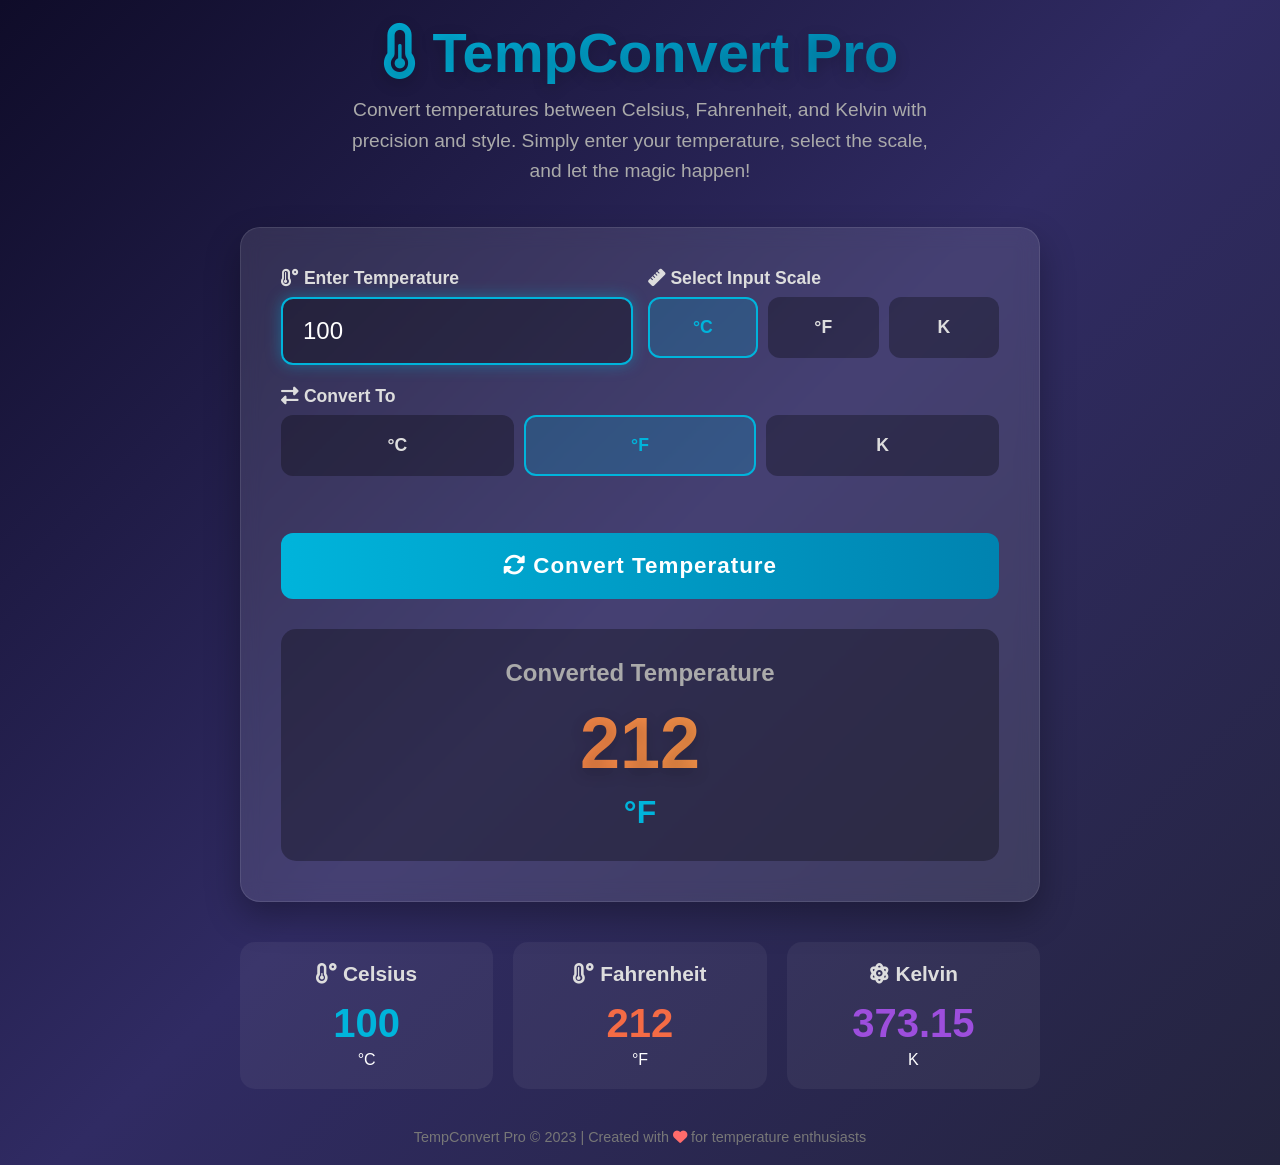
<file: Temperature/index.html>
<!DOCTYPE html>
<html lang="en">

<head>
    <meta charset="UTF-8">
    <meta name="viewport" content="width=device-width, initial-scale=1.0">
    <title>TempConvert Pro | Temperature Converter</title>
    <link rel="stylesheet" href="https://cdnjs.cloudflare.com/ajax/libs/font-awesome/6.4.0/css/all.min.css">
    <style>
        * {
            margin: 0;
            padding: 0;
            box-sizing: border-box;
            font-family: 'Segoe UI', Tahoma, Geneva, Verdana, sans-serif;
        }
        
        body {
            background: linear-gradient(135deg, #0f0c29, #302b63, #24243e);
            color: #fff;
            min-height: 100vh;
            display: flex;
            flex-direction: column;
            align-items: center;
            justify-content: center;
            padding: 20px;
        }
        
        .container {
            width: 100%;
            max-width: 800px;
            margin: 0 auto;
        }
        
        header {
            text-align: center;
            margin-bottom: 40px;
        }
        
        header h1 {
            font-size: 3.5rem;
            background: linear-gradient(to right, #00b4db, #0083b0);
            -webkit-background-clip: text;
            background-clip: text;
            color: transparent;
            margin-bottom: 10px;
            text-shadow: 0 5px 15px rgba(0, 0, 0, 0.2);
        }
        
        header p {
            font-size: 1.2rem;
            color: #aaa;
            max-width: 600px;
            margin: 0 auto;
            line-height: 1.6;
        }
        
        .converter-card {
            background: rgba(255, 255, 255, 0.1);
            backdrop-filter: blur(10px);
            border-radius: 20px;
            padding: 40px;
            box-shadow: 0 15px 35px rgba(0, 0, 0, 0.3);
            border: 1px solid rgba(255, 255, 255, 0.1);
            margin-bottom: 30px;
        }
        
        .input-section {
            display: flex;
            flex-direction: column;
            margin-bottom: 30px;
        }
        
        .input-group {
            display: flex;
            flex-wrap: wrap;
            gap: 15px;
            margin-bottom: 20px;
        }
        
        .temp-input {
            flex: 1;
            min-width: 250px;
        }
        
        .temp-input label,
        .scale-selector label {
            display: block;
            margin-bottom: 8px;
            font-weight: 600;
            color: #ddd;
            font-size: 1.1rem;
        }
        
        .temp-input input {
            width: 100%;
            padding: 18px 20px;
            border-radius: 12px;
            border: 2px solid rgba(255, 255, 255, 0.2);
            background: rgba(0, 0, 0, 0.3);
            color: white;
            font-size: 1.5rem;
            transition: all 0.3s ease;
        }
        
        .temp-input input:focus {
            outline: none;
            border-color: #00b4db;
            box-shadow: 0 0 15px rgba(0, 180, 219, 0.4);
        }
        
        .scale-selector {
            flex: 1;
            min-width: 250px;
        }
        
        .scale-options {
            display: flex;
            gap: 10px;
            flex-wrap: wrap;
        }
        
        .scale-option {
            flex: 1;
            min-width: 80px;
        }
        
        .scale-option input {
            display: none;
        }
        
        .scale-option label {
            display: block;
            padding: 18px 10px;
            background: rgba(0, 0, 0, 0.3);
            border-radius: 12px;
            text-align: center;
            cursor: pointer;
            transition: all 0.3s ease;
            border: 2px solid transparent;
            font-weight: 600;
            font-size: 1.1rem;
        }
        
        .scale-option input:checked+label {
            border-color: #00b4db;
            background: rgba(0, 180, 219, 0.2);
            color: #00b4db;
        }
        
        .convert-btn {
            width: 100%;
            padding: 20px;
            background: linear-gradient(to right, #00b4db, #0083b0);
            border: none;
            border-radius: 12px;
            color: white;
            font-size: 1.4rem;
            font-weight: 700;
            cursor: pointer;
            transition: all 0.3s ease;
            letter-spacing: 1px;
            margin-top: 10px;
        }
        
        .convert-btn:hover {
            transform: translateY(-3px);
            box-shadow: 0 10px 20px rgba(0, 180, 219, 0.4);
        }
        
        .convert-btn:active {
            transform: translateY(0);
        }
        
        .result-section {
            text-align: center;
            padding: 30px;
            background: rgba(0, 0, 0, 0.3);
            border-radius: 15px;
            margin-top: 30px;
            transition: all 0.5s ease;
        }
        
        .result-section h3 {
            font-size: 1.5rem;
            margin-bottom: 15px;
            color: #aaa;
        }
        
        .result-value {
            font-size: 4.5rem;
            font-weight: 800;
            background: linear-gradient(to right, #f46b45, #eea849);
            -webkit-background-clip: text;
            background-clip: text;
            color: transparent;
            text-shadow: 0 5px 15px rgba(0, 0, 0, 0.2);
            margin-bottom: 10px;
            transition: all 0.5s ease;
        }
        
        .result-unit {
            font-size: 2rem;
            color: #00b4db;
            font-weight: 700;
        }
        
        .error-message {
            color: #ff6b6b;
            text-align: center;
            margin-top: 15px;
            font-weight: 600;
            min-height: 24px;
            opacity: 0;
            transition: opacity 0.3s ease;
        }
        
        .error-message.show {
            opacity: 1;
        }
        
        .comparison {
            display: flex;
            justify-content: space-around;
            flex-wrap: wrap;
            gap: 20px;
            margin-top: 40px;
        }
        
        .temp-scale {
            flex: 1;
            min-width: 200px;
            background: rgba(255, 255, 255, 0.05);
            border-radius: 15px;
            padding: 20px;
            text-align: center;
            transition: transform 0.3s ease;
        }
        
        .temp-scale:hover {
            transform: translateY(-10px);
            background: rgba(255, 255, 255, 0.1);
        }
        
        .temp-scale h4 {
            font-size: 1.3rem;
            margin-bottom: 15px;
            color: #ddd;
        }
        
        .temp-scale .value {
            font-size: 2.5rem;
            font-weight: 700;
            margin-bottom: 5px;
        }
        
        .temp-scale.celsius .value {
            color: #00b4db;
        }
        
        .temp-scale.fahrenheit .value {
            color: #f46b45;
        }
        
        .temp-scale.kelvin .value {
            color: #9d4edd;
        }
        
        footer {
            text-align: center;
            margin-top: 40px;
            color: #777;
            font-size: 0.9rem;
        }
        
        @media (max-width: 768px) {
            .converter-card {
                padding: 25px;
            }
            header h1 {
                font-size: 2.5rem;
            }
            .result-value {
                font-size: 3.5rem;
            }
            .temp-input input {
                font-size: 1.3rem;
                padding: 15px;
            }
        }
        
        @media (max-width: 480px) {
            .scale-options {
                flex-direction: column;
            }
            .result-value {
                font-size: 2.8rem;
            }
        }
        
        .pulse {
            animation: pulse 0.5s ease-in-out;
        }
        
        @keyframes pulse {
            0% {
                transform: scale(1);
            }
            50% {
                transform: scale(1.05);
            }
            100% {
                transform: scale(1);
            }
        }
    </style>
</head>

<body>
    <div class="container">
        <header>
            <h1><i class="fas fa-thermometer-half"></i> TempConvert Pro</h1>
            <p>Convert temperatures between Celsius, Fahrenheit, and Kelvin with precision and style. Simply enter your temperature, select the scale, and let the magic happen!</p>
        </header>

        <main class="converter-card">
            <div class="input-section">
                <div class="input-group">
                    <div class="temp-input">
                        <label for="temperature-input"><i class="fas fa-temperature-high"></i> Enter Temperature</label>
                        <input type="text" id="temperature-input" placeholder="e.g., 100" autofocus>
                    </div>

                    <div class="scale-selector">
                        <label><i class="fas fa-ruler"></i> Select Input Scale</label>
                        <div class="scale-options">
                            <div class="scale-option">
                                <input type="radio" id="celsius-input" name="input-scale" value="celsius" checked>
                                <label for="celsius-input">°C</label>
                            </div>
                            <div class="scale-option">
                                <input type="radio" id="fahrenheit-input" name="input-scale" value="fahrenheit">
                                <label for="fahrenheit-input">°F</label>
                            </div>
                            <div class="scale-option">
                                <input type="radio" id="kelvin-input" name="input-scale" value="kelvin">
                                <label for="kelvin-input">K</label>
                            </div>
                        </div>
                    </div>
                </div>

                <div class="scale-selector">
                    <label><i class="fas fa-exchange-alt"></i> Convert To</label>
                    <div class="scale-options">
                        <div class="scale-option">
                            <input type="radio" id="celsius-output" name="output-scale" value="celsius">
                            <label for="celsius-output">°C</label>
                        </div>
                        <div class="scale-option">
                            <input type="radio" id="fahrenheit-output" name="output-scale" value="fahrenheit" checked>
                            <label for="fahrenheit-output">°F</label>
                        </div>
                        <div class="scale-option">
                            <input type="radio" id="kelvin-output" name="output-scale" value="kelvin">
                            <label for="kelvin-output">K</label>
                        </div>
                    </div>
                </div>

                <div class="error-message" id="error-message"></div>

                <button class="convert-btn" id="convert-btn">
                    <i class="fas fa-sync-alt"></i> Convert Temperature
                </button>
            </div>

            <div class="result-section" id="result-section" style="display: none;">
                <h3>Converted Temperature</h3>
                <div class="result-value" id="result-value">0</div>
                <div class="result-unit" id="result-unit">°F</div>
            </div>
        </main>

        <div class="comparison" id="comparison" style="display: none;">
            <div class="temp-scale celsius">
                <h4><i class="fas fa-temperature-low"></i> Celsius</h4>
                <div class="value" id="celsius-value">0</div>
                <div class="unit">°C</div>
            </div>
            <div class="temp-scale fahrenheit">
                <h4><i class="fas fa-temperature-high"></i> Fahrenheit</h4>
                <div class="value" id="fahrenheit-value">32</div>
                <div class="unit">°F</div>
            </div>
            <div class="temp-scale kelvin">
                <h4><i class="fas fa-atom"></i> Kelvin</h4>
                <div class="value" id="kelvin-value">273.15</div>
                <div class="unit">K</div>
            </div>
        </div>

        <footer>
            <p>TempConvert Pro &copy; 2023 | Created with <i class="fas fa-heart" style="color: #ff6b6b;"></i> for temperature enthusiasts</p>
        </footer>
    </div>

    <script>
        // Get DOM elements
        const temperatureInput = document.getElementById('temperature-input');
        const convertBtn = document.getElementById('convert-btn');
        const resultSection = document.getElementById('result-section');
        const resultValue = document.getElementById('result-value');
        const resultUnit = document.getElementById('result-unit');
        const errorMessage = document.getElementById('error-message');
        const comparison = document.getElementById('comparison');
        const celsiusValue = document.getElementById('celsius-value');
        const fahrenheitValue = document.getElementById('fahrenheit-value');
        const kelvinValue = document.getElementById('kelvin-value');

        // Temperature conversion formulas
        const conversionFormulas = {
            celsius: {
                fahrenheit: (c) => (c * 9 / 5) + 32,
                kelvin: (c) => c + 273.15,
                celsius: (c) => c
            },
            fahrenheit: {
                celsius: (f) => (f - 32) * 5 / 9,
                kelvin: (f) => ((f - 32) * 5 / 9) + 273.15,
                fahrenheit: (f) => f
            },
            kelvin: {
                celsius: (k) => k - 273.15,
                fahrenheit: (k) => ((k - 273.15) * 9 / 5) + 32,
                kelvin: (k) => k
            }
        };

        // Unit display symbols
        const unitSymbols = {
            celsius: "°C",
            fahrenheit: "°F",
            kelvin: "K"
        };

        // Input validation
        function validateInput(value) {
            // Check if input is empty
            if (value.trim() === "") {
                return {
                    isValid: false,
                    message: "Please enter a temperature value"
                };
            }

            // Check if input is a valid number
            if (isNaN(value) || value === "") {
                return {
                    isValid: false,
                    message: "Please enter a valid number"
                };
            }

            // Check if input is within reasonable temperature range for Kelvin
            const inputScale = document.querySelector('input[name="input-scale"]:checked').value;
            if (inputScale === "kelvin" && parseFloat(value) < 0) {
                return {
                    isValid: false,
                    message: "Kelvin cannot be less than 0"
                };
            }

            return {
                isValid: true,
                message: ""
            };
        }

        // Convert temperature function
        function convertTemperature() {
            // Get input value and scales
            const inputTemp = temperatureInput.value;
            const inputScale = document.querySelector('input[name="input-scale"]:checked').value;
            const outputScale = document.querySelector('input[name="output-scale"]:checked').value;

            // Validate input
            const validation = validateInput(inputTemp);
            if (!validation.isValid) {
                errorMessage.textContent = validation.message;
                errorMessage.classList.add('show');
                resultSection.style.display = 'none';
                comparison.style.display = 'none';
                return;
            }

            // Clear error message
            errorMessage.classList.remove('show');

            // Convert to number
            const temp = parseFloat(inputTemp);

            // Perform conversion
            let convertedTemp;
            if (inputScale === outputScale) {
                convertedTemp = temp;
            } else {
                convertedTemp = conversionFormulas[inputScale][outputScale](temp);
            }

            // Round to 2 decimal places
            convertedTemp = Math.round(convertedTemp * 100) / 100;

            // Update result display
            resultValue.textContent = convertedTemp;
            resultUnit.textContent = unitSymbols[outputScale];

            // Show result with animation
            resultSection.style.display = 'block';
            resultValue.classList.add('pulse');
            setTimeout(() => {
                resultValue.classList.remove('pulse');
            }, 500);

            // Calculate all temperatures for comparison
            let celsius, fahrenheit, kelvin;

            // Convert from input scale to all scales
            if (inputScale === 'celsius') {
                celsius = temp;
                fahrenheit = conversionFormulas.celsius.fahrenheit(temp);
                kelvin = conversionFormulas.celsius.kelvin(temp);
            } else if (inputScale === 'fahrenheit') {
                celsius = conversionFormulas.fahrenheit.celsius(temp);
                fahrenheit = temp;
                kelvin = conversionFormulas.fahrenheit.kelvin(temp);
            } else { // kelvin
                celsius = conversionFormulas.kelvin.celsius(temp);
                fahrenheit = conversionFormulas.kelvin.fahrenheit(temp);
                kelvin = temp;
            }

            // Update comparison section
            celsiusValue.textContent = Math.round(celsius * 100) / 100;
            fahrenheitValue.textContent = Math.round(fahrenheit * 100) / 100;
            kelvinValue.textContent = Math.round(kelvin * 100) / 100;

            // Show comparison with animation
            comparison.style.display = 'flex';
            const scales = document.querySelectorAll('.temp-scale');
            scales.forEach((scale, index) => {
                scale.style.animationDelay = `${index * 0.1}s`;
                scale.classList.add('pulse');
            });

            setTimeout(() => {
                scales.forEach(scale => {
                    scale.classList.remove('pulse');
                });
            }, 1000);
        }

        // Event Listeners
        convertBtn.addEventListener('click', convertTemperature);

        temperatureInput.addEventListener('keypress', function(event) {
            if (event.key === 'Enter') {
                convertTemperature();
            }
        });

        // Auto-convert when scale changes
        const scaleInputs = document.querySelectorAll('input[name="input-scale"], input[name="output-scale"]');
        scaleInputs.forEach(input => {
            input.addEventListener('change', function() {
                if (temperatureInput.value.trim() !== "") {
                    convertTemperature();
                }
            });
        });

        // Real-time input validation
        temperatureInput.addEventListener('input', function() {
            const validation = validateInput(this.value);
            if (!validation.isValid && this.value.trim() !== "") {
                errorMessage.textContent = validation.message;
                errorMessage.classList.add('show');
            } else {
                errorMessage.classList.remove('show');
            }
        });

        // Initialize with an example
        window.addEventListener('load', function() {
            temperatureInput.value = "100";
            convertTemperature();
        });
    </script>
</body>

</html>
</file>
